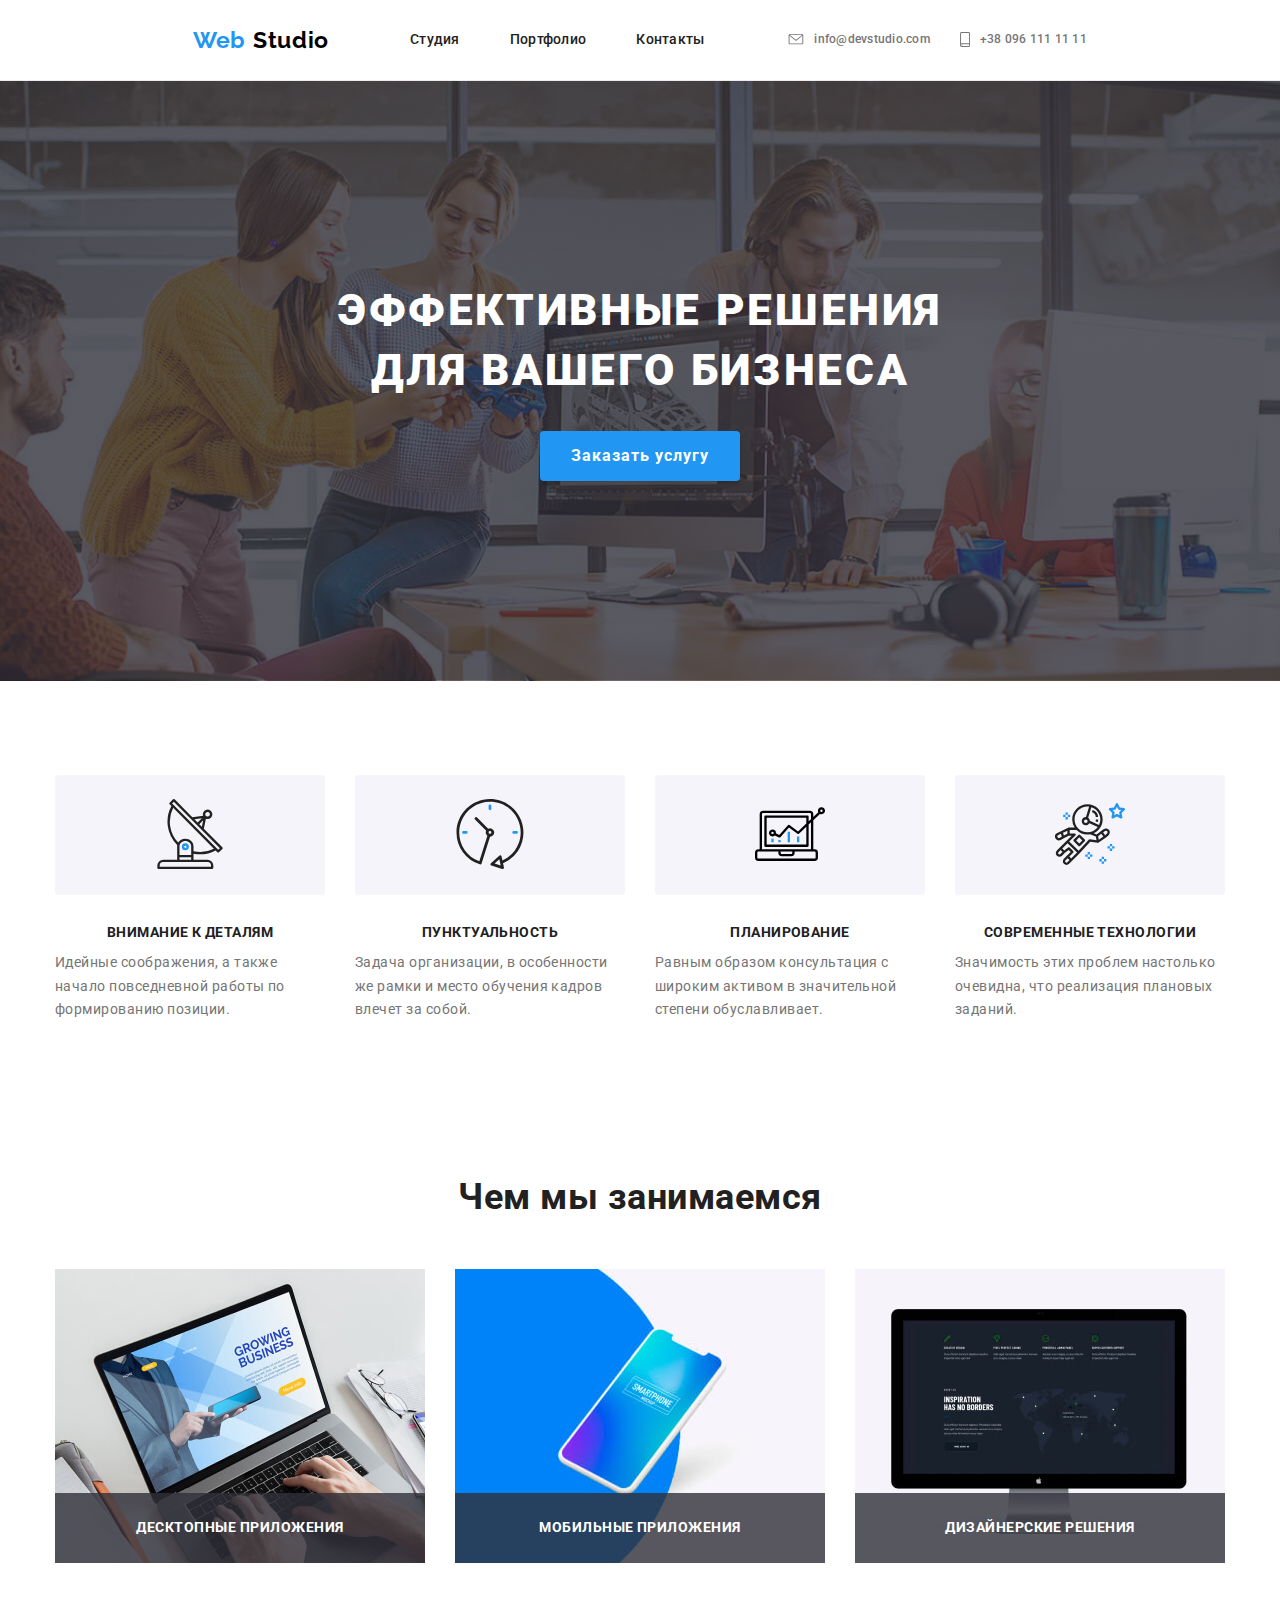
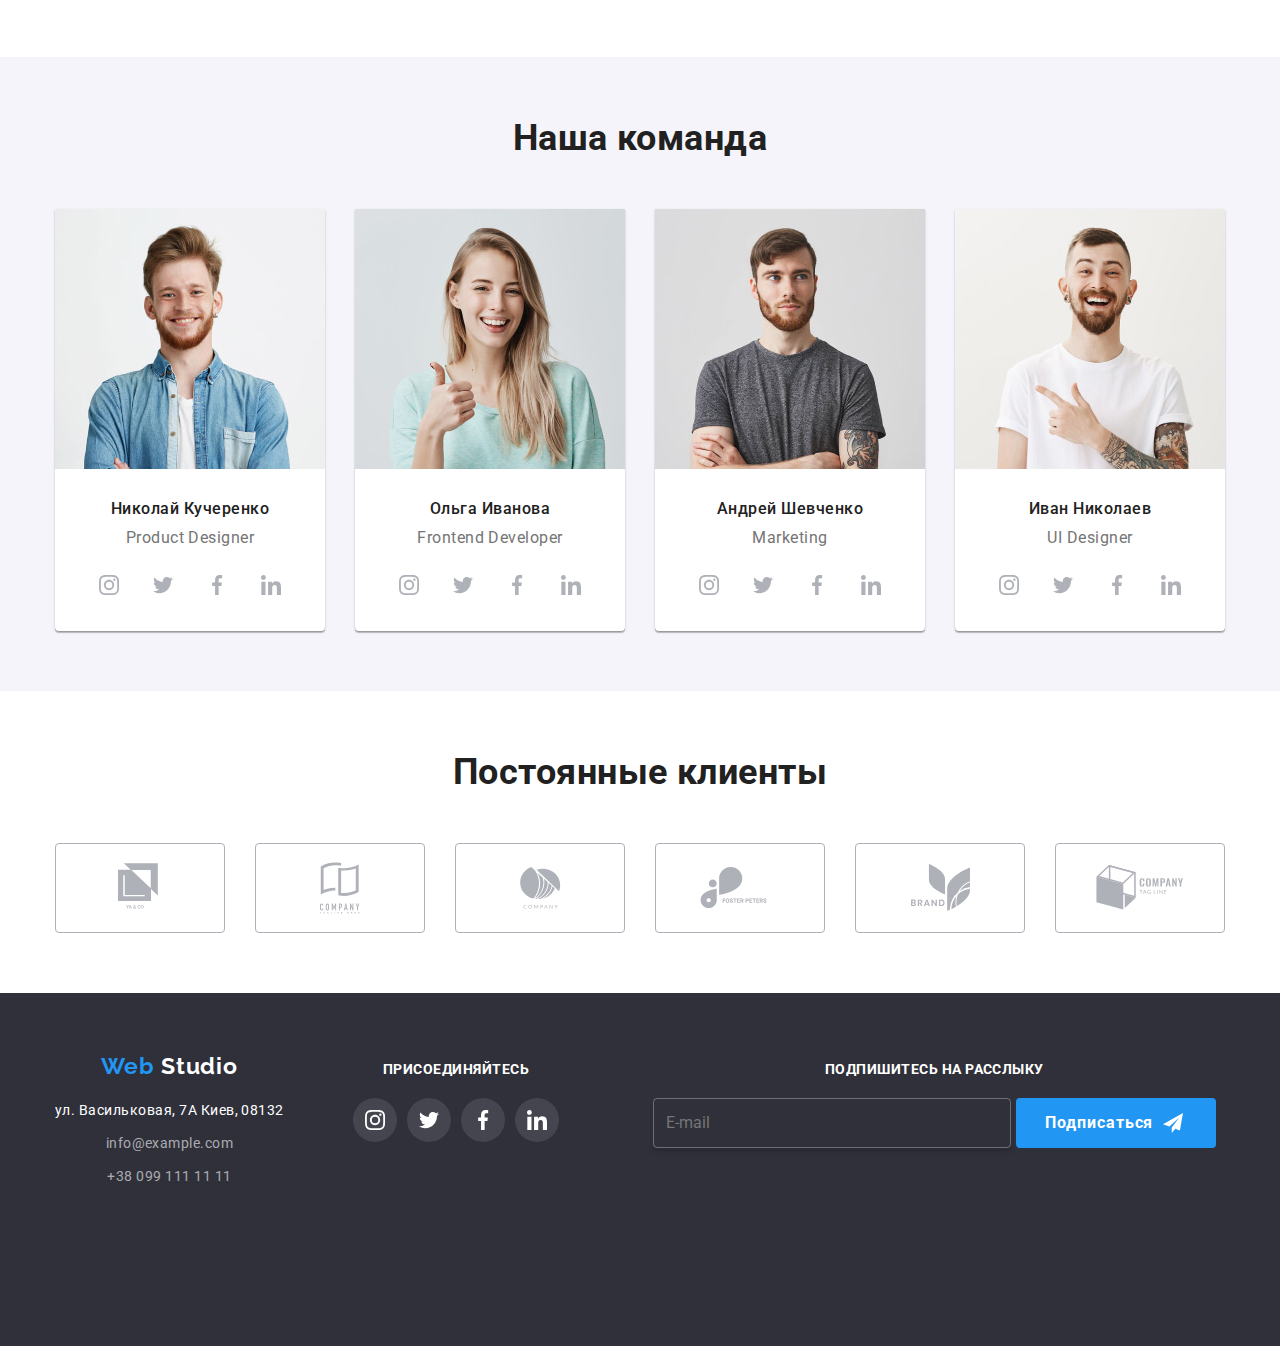
<file: index.html>
<!DOCTYPE html>
<html lang="ru">
  <head>
    <meta charset="UTF-8" />
    <meta name="viewport" content="width=device-width, initial-scale=1.0" />
    <title>Веб Студия</title>
    <link
      href="https://fonts.googleapis.com/css2?family=Raleway:wght@700&family=Roboto:wght@400;500;700;900&display=swap"
      rel="stylesheet"
    />
    <link
      rel="stylesheet"
      href="https://cdnjs.cloudflare.com/ajax/libs/modern-normalize/0.6.0/modern-normalize.min.css"
    />
    <link rel="stylesheet" href="./css/main.min.css" />
  </head>
  <body>
    <!-- Шапка сайта -->
    <header class="header">
      <div class="container header-container">
        <a href="index.html" class="logo link"
          ><span class="logo-web">Web</span>
          <span class="logo-studio">Studio</span>
        </a>
        <button
          type="button"
          class="menu-btn"
          aria-expanded="false"
          aria-controls="menu-wrapper"
          data-menu-button
        >
          <svg width="40" height="40">
            <use
              class="icon-open"
              href="./images/menu-open-close.svg#icon-menu-open"
            ></use>
            <use
              class="icon-close"
              href="./images/menu-open-close.svg#icon-menu-close"
            ></use>
          </svg>
        </button>
        <div class="menu-wrapper" data-menu>
          <nav class="navigation">
            <ul class="nav-list list">
              <li class="nav-list-item">
                <a href="./index.html" class="nav-list-link link studio"
                  >Студия</a
                >
              </li>
              <li class="nav-list-item">
                <a href="./portfolio.html" class="nav-list-link link"
                  >Портфолио</a
                >
              </li>
              <li class="nav-list-item">
                <a href="#" class="nav-list-link link">Контакты</a>
              </li>
            </ul>
          </nav>
          <div class="header-address">
            <address class="address">
              <a class="address-list" href="mailto:info@devstudio.com"
                ><svg class="address-list-svg" width="16px" height="11px">
                  <use href="./images/sprite.svg#icon-email"></use>
                </svg>
                info@devstudio.com</a
              >

              <a class="address-list" href="tel:+380961111111"
                ><svg class="address-list-svg" width="10px" height="15px">
                  <use href="./images/sprite.svg#icon-phone"></use>
                </svg>
                +38 096 111 11 11</a
              >
            </address>
          </div>
        </div>
      </div>
    </header>
    <main>
      <!-- Секция Герой -->
      <section class="hero">
        <div class="hero-container">
          <h1 class="hero-tittle">Эффективные решения для вашего бизнеса</h1>
          <button data-modal-open type="button" class="button">
            <span class="btn-hero-text">Заказать услугу</span>
          </button>
        </div>
        <div data-modal class="backdrop is-hidden">
          <div class="modal">
            <button
              data-modal-close
              type="button"
              class="button-modal-close"
            ></button>
            <b class="modal-text">Оставьте свои данные, мы вам перезвоним</b>
            <form class="form" action="#" autocomplete="off">
              <div class="form-field-backdrop">
                <input
                  class="backdrop-input"
                  type="text"
                  name="name"
                  id="name"
                  placeholder=" "
                />
                <label class="backdrop-lable" for="name">Имя</label>
                <svg class="input-svg">
                  <use href="./images/modal-svg-sprite.svg#icon-name-svg"></use>
                </svg>
              </div>
              <div class="form-field-backdrop">
                <input
                  class="backdrop-input"
                  type="tel"
                  name="tel"
                  id="tel"
                  placeholder=" "
                />
                <label class="backdrop-lable" for="tel">Телефон</label>
                <svg class="input-svg">
                  <use
                    href="./images/modal-svg-sprite.svg#icon-phone-svg"
                  ></use>
                </svg>
              </div>
              <div class="form-field-backdrop">
                <input
                  class="backdrop-input"
                  type="email"
                  name="email"
                  id="email"
                  placeholder=" "
                />
                <label class="backdrop-lable" for="email">Почта</label>
                <svg class="input-svg">
                  <use
                    href="./images/modal-svg-sprite.svg#icon-email-svg"
                  ></use>
                </svg>
              </div>
              <div class="textarea-box">
                <textarea
                  class="textarea-comment"
                  name="comment"
                  id="comment"
                  placeholder=" "
                ></textarea>
                <label for="comment" class="textarea-text">Комментарий</label>
              </div>
              <div class="policy">
                <label class="policy-label">
                  <input
                    type="checkbox"
                    value="accept-policy"
                    name="policy"
                    class="policy-checkbox"
                  />
                  <span class="checkbox-icon"></span>
                  <span class="policy-text"
                    >Соглашаюсь с рассылкой и принимаю
                    <a class="policy-contract" href="#"
                      >Условия договора</a
                    ></span
                  >
                </label>
              </div>
              <button type="submit" class="button-modal-push">Отправить</button>
            </form>
          </div>
        </div>
      </section>

      <!-- Наши особенности -->

      <section class="services">
        <div class="container">
          <h2 hidden>Наши особенности</h2>
          <ul class="services-list list">
            <li class="services-icon">
              <div class="services-svg">
                <svg width="70" height="70">
                  <use href="./images/sprite.svg#icon-antenna"></use>
                </svg>
              </div>
              <h3 class="services-tittle">Внимание к деталям</h3>
              <p class="services-text">
                Идейные соображения, а также начало повседневной работы по
                формированию позиции.
              </p>
            </li>
            <li class="services-icon">
              <div class="services-svg">
                <svg width="70" height="70">
                  <use href="./images/sprite.svg#icon-clock"></use>
                </svg>
              </div>
              <h3 class="services-tittle">Пунктуальность</h3>
              <p class="services-text">
                Задача организации, в особенности же рамки и место обучения
                кадров влечет за собой.
              </p>
            </li>
            <li class="services-icon">
              <div class="services-svg">
                <svg width="70" height="70">
                  <use href="./images/sprite.svg#icon-diagram"></use>
                </svg>
              </div>
              <h3 class="services-tittle">Планирование</h3>
              <p class="services-text">
                Равным образом консультация с широким активом в значительной
                степени обуславливает.
              </p>
            </li>
            <li class="services-icon">
              <div class="services-svg">
                <svg width="70" height="70">
                  <use href="./images/sprite.svg#icon-astronaut"></use>
                </svg>
              </div>
              <h3 class="services-tittle">Современные технологии</h3>
              <p class="services-text">
                Значимость этих проблем настолько очевидна, что реализация
                плановых заданий.
              </p>
            </li>
          </ul>
        </div>
      </section>

      <!-- Специализация студии -->

      <section class="work section">
        <div class="container">
          <h2 class="section-tittle">Чем мы занимаемся</h2>
          <ul class="work-list list">
            <li class="work-list-item">
              <img
                class="work-picture"
                src="./images/what-are-we-doing/macbook-img.jpg"
                alt="макбук"
                width="370"
              />
              <h3 class="work-tittle-text">Десктопные приложения</h3>
            </li>
            <li class="work-list-item">
              <img
                class="work-picture"
                src="./images/what-are-we-doing/phone-img.jpg"
                alt="айфон"
                width="370"
              />
              <h3 class="work-tittle-text">Мобильные приложения</h3>
            </li>
            <li class="work-list-item">
              <img
                class="work-picture"
                src="./images/what-are-we-doing/imac-img.jpg"
                alt="аймак"
                width="370"
              />
              <h3 class="work-tittle-text">Дизайнерские решения</h3>
            </li>
          </ul>
        </div>
      </section>

      <!-- Наша команда -->

      <section class="section-team section">
        <div class="container">
          <h2 class="section-tittle">Наша команда</h2>
          <ul class="team-list list">
            <li class="team-card">
              <picture>
                <source
                  srcset="
                    ./images/team-photo/desktop/nikolay.jpg,
                    ./images/team-photo/desktop/nikolay@2x.jpg 2x
                  "
                  media="(min-width:
                1200px)"
                />
                <source
                  srcset="
                    ./images/team-photo/tablet/nikolay.jpg,
                    ./images/team-photo/tablet/nikolay@2x.jpg 2x
                  "
                  media="(min-width: 768px)"
                />
                <source
                  srcset="
                    ./images/team-photo/mobile/nikolay.jpg,
                    ./images/team-photo/mobile/nikolay@2x.jpg 2x
                  "
                  media="(max-width: 767px)"
                />
                <img
                  src="./images/team-photo/mobile/nikolay.jpg"
                  alt="nikolay"
                />
              </picture>

              <h3 class="team">Николай Кучеренко</h3>
              <p class="team-tittle">Product Designer</p>
              <ul class="social-icon list">
                <li class="social-svg">
                  <a class="team-link link" href="#" aria-label="instagram">
                    <svg class="team-link-icon" width="20" height="20">
                      <use href="./images/sprite.svg#icon-instagram"></use>
                    </svg>
                  </a>
                </li>
                <li class="social-svg">
                  <a class="team-link link" href="#" aria-label="twitter">
                    <svg class="team-link-icon" width="20" height="20">
                      <use href="./images/sprite.svg#icon-twitter"></use>
                    </svg>
                  </a>
                </li>
                <li class="social-svg">
                  <a class="team-link link" href="#" aria-label="facebook"
                    ><svg class="team-link-icon" width="20" height="20">
                      <use href="./images/sprite.svg#icon-facebook"></use>
                    </svg>
                  </a>
                </li>
                <li class="social-svg">
                  <a class="team-link link" href="#" aria-label="linkedin">
                    <svg class="team-link-icon" width="20" height="20">
                      <use href="./images/sprite.svg#icon-linkedin"></use>
                    </svg>
                  </a>
                </li>
              </ul>
            </li>
            <li class="team-card">
              <picture>
                <source
                  srcset="
                    ./images/team-photo/desktop/olga.jpg,
                    ./images/team-photo/desktop/olga@2x.jpg 2x
                  "
                  media="(min-width:
                1200px)"
                />
                <source
                  srcset="
                    ./images/team-photo/tablet/olga.jpg,
                    ./images/team-photo/tablet/olga@2x.jpg 2x
                  "
                  media="(min-width: 768px)"
                />
                <source
                  srcset="
                    ./images/team-photo/mobile/olga.jpg,
                    ./images/team-photo/mobile/olga@2x.jpg 2x
                  "
                  media="(max-width: 767px)"
                />
                <img src="./images/team-photo/mobile/olga.jpg" alt="olga" />
              </picture>
              <h3 class="team">Ольга Иванова</h3>
              <p class="team-tittle">Frontend Developer</p>
              <ul class="social-icon list">
                <li class="social-svg">
                  <a class="team-link link" href="#" aria-label="instagram">
                    <svg class="team-link-icon" width="20" height="20">
                      <use href="./images/sprite.svg#icon-instagram"></use>
                    </svg>
                  </a>
                </li>
                <li class="social-svg">
                  <a class="team-link link" href="#" aria-label="twitter">
                    <svg class="team-link-icon" width="20" height="20">
                      <use href="./images/sprite.svg#icon-twitter"></use>
                    </svg>
                  </a>
                </li>
                <li class="social-svg">
                  <a class="team-link link" href="#" aria-label="facebook"
                    ><svg class="team-link-icon" width="20" height="20">
                      <use href="./images/sprite.svg#icon-facebook"></use>
                    </svg>
                  </a>
                </li>
                <li class="social-svg">
                  <a class="team-link link" href="#" aria-label="linkedin">
                    <svg class="team-link-icon" width="20" height="20">
                      <use href="./images/sprite.svg#icon-linkedin"></use>
                    </svg>
                  </a>
                </li>
              </ul>
            </li>
            <li class="team-card">
              <picture>
                <source
                  srcset="
                    ./images/team-photo/desktop/andrey.jpg,
                    ./images/team-photo/desktop/andrey@2x.jpg 2x
                  "
                  media="(min-width:
                              1200px)"
                />
                <source
                  srcset="
                    ./images/team-photo/tablet/andrey.jpg,
                    ./images/team-photo/tablet/andrey@2x.jpg 2x
                  "
                  media="(min-width: 768px)"
                />
                <source
                  srcset="
                    ./images/team-photo/mobile/andrey.jpg,
                    ./images/team-photo/mobile/andrey@2x.jpg 2x
                  "
                  media="(max-width: 767px)"
                />
                <img src="./images/team-photo/mobile/andrey.jpg" alt="andrey" />
              </picture>
              <h3 class="team">Андрей Шевченко</h3>
              <p class="team-tittle">Marketing</p>
              <ul class="social-icon list">
                <li class="social-svg">
                  <a class="team-link link" href="#" aria-label="instagram">
                    <svg class="team-link-icon" width="20" height="20">
                      <use href="./images/sprite.svg#icon-instagram"></use>
                    </svg>
                  </a>
                </li>
                <li class="social-svg">
                  <a class="team-link link" href="#" aria-label="twitter">
                    <svg class="team-link-icon" width="20" height="20">
                      <use href="./images/sprite.svg#icon-twitter"></use>
                    </svg>
                  </a>
                </li>
                <li class="social-svg">
                  <a class="team-link link" href="#" aria-label="facebook"
                    ><svg class="team-link-icon" width="20" height="20">
                      <use href="./images/sprite.svg#icon-facebook"></use>
                    </svg>
                  </a>
                </li>
                <li class="social-svg">
                  <a class="team-link link" href="#" aria-label="linkedin">
                    <svg class="team-link-icon" width="20" height="20">
                      <use href="./images/sprite.svg#icon-linkedin"></use>
                    </svg>
                  </a>
                </li>
              </ul>
            </li>
            <li class="team-card">
              <picture>
                <source
                  srcset="
                    ./images/team-photo/desktop/ivan.jpg,
                    ./images/team-photo/desktop/ivan@2x.jpg 2x
                  "
                  media="(min-width:
                                            1200px)"
                />
                <source
                  srcset="
                    ./images/team-photo/tablet/ivan.jpg,
                    ./images/team-photo/tablet/ivan@2x.jpg 2x
                  "
                  media="(min-width: 768px)"
                />
                <source
                  srcset="
                    ./images/team-photo/mobile/ivan.jpg,
                    ./images/team-photo/mobile/ivan@2x.jpg 2x
                  "
                  media="(max-width: 767px)"
                />
                <img src="./images/team-photo/mobile/ivan.jpg" alt="ivan" />
              </picture>
              <h3 class="team">Иван Николаев</h3>
              <p class="team-tittle">UI Designer</p>
              <ul class="social-icon list">
                <li class="social-svg">
                  <a class="team-link link" href="#" aria-label="instagram">
                    <svg class="team-link-icon" width="20" height="20">
                      <use href="./images/sprite.svg#icon-instagram"></use>
                    </svg>
                  </a>
                </li>
                <li class="social-svg">
                  <a class="team-link link" href="#" aria-label="twitter">
                    <svg class="team-link-icon" width="20" height="20">
                      <use href="./images/sprite.svg#icon-twitter"></use>
                    </svg>
                  </a>
                </li>
                <li class="social-svg">
                  <a class="team-link link" href="#" aria-label="facebook"
                    ><svg class="team-link-icon" width="20" height="20">
                      <use href="./images/sprite.svg#icon-facebook"></use>
                    </svg>
                  </a>
                </li>
                <li class="social-svg">
                  <a class="team-link link" href="#" aria-label="linkedin">
                    <svg class="team-link-icon" width="20" height="20">
                      <use href="./images/sprite.svg#icon-linkedin"></use>
                    </svg>
                  </a>
                </li>
              </ul>
            </li>
          </ul>
        </div>
      </section>

      <!-- Наши Клиенты -->

      <section class="clients section">
        <div class="container">
          <h2 class="section-tittle">Постоянные клиенты</h2>
          <ul class="clients-list list" lang="en">
            <li class="clients-list-item">
              <a class="client-logo link" href="#">
                <svg class="client-logo-svg" width="44" height="49">
                  <use href="./images/sprite.svg#icon-logo1"></use>
                </svg>
              </a>
            </li>

            <li class="clients-list-item">
              <a class="client-logo link" href="#">
                <svg class="client-logo-svg" width="40" height="52">
                  <use href="./images/sprite.svg#icon-logo2"></use>
                </svg>
              </a>
            </li>

            <li class="clients-list-item">
              <a class="client-logo link" href="#">
                <svg class="client-logo-svg" width="41" height="42">
                  <use href="./images/sprite.svg#icon-logo3"></use>
                </svg>
              </a>
            </li>

            <li class="clients-list-item">
              <a class="client-logo link" href="#">
                <svg class="client-logo-svg" width="80" height="42">
                  <use href="./images/sprite.svg#icon-logo4"></use>
                </svg>
              </a>
            </li>

            <li class="clients-list-item">
              <a class="client-logo link" href="#">
                <svg class="client-logo-svg" width="59" height="47">
                  <use href="./images/sprite.svg#icon-logo5"></use>
                </svg>
              </a>
            </li>

            <li class="clients-list-item">
              <a class="client-logo link" href="#">
                <svg class="client-logo-svg" width="88" height="45">
                  <use href="./images/sprite.svg#icon-logo6"></use>
                </svg>
              </a>
            </li>
          </ul>
        </div>
      </section>
    </main>

    <footer class="footer">
      <div class="footer-list container">
        <div class="footer-tablet">
          <div class="footer-logotype">
            <a href="index.html" class="logo link"
              ><span class="logo-web">Web</span>
              <span class="logo-footer">Studio</span>
            </a>
            <address class="address-footer">
              <a
                href="https://goo.gl/maps/Aek9VfqJxaWBVfHE9"
                target="_blank"
                class="address-map link"
                >ул. Васильковая, 7А Киев, 08132</a
              >
              <br />
              <a href="mailto:info@example.com" class="address-info link"
                >info@example.com</a
              ><br />
              <a href="tel:+380991111111" class="address-info link"
                >+38 099 111 11 11</a
              >
            </address>
          </div>
          <div class="footer-list-second">
            <b class="sign-up">присоединяйтесь</b>
            <ul class="footer-social list">
              <li class="social-svg">
                <a class="logo-social link" href="#" aria-label="Instagram">
                  <svg class="logo-social-icon" width="20" height="20">
                    <use href="./images/sprite.svg#icon-instagram"></use>
                  </svg>
                </a>
              </li>
              <li class="social-svg">
                <a class="logo-social link" href="#" aria-label="twitter"
                  ><svg class="logo-social-icon" width="20" height="20">
                    <use href="./images/sprite.svg#icon-twitter"></use>
                  </svg>
                </a>
              </li>
              <li class="social-svg">
                <a class="logo-social link" href="#" aria-label="facebook">
                  <svg class="logo-social-icon" width="20" height="20">
                    <use href="./images/sprite.svg#icon-facebook"></use>
                  </svg>
                </a>
              </li>
              <li class="social-svg">
                <a class="logo-social link" href="#" aria-label="linkedin"
                  ><svg class="logo-social-icon" width="20" height="20">
                    <use href="./images/sprite.svg#icon-linkedin"></use>
                  </svg>
                </a>
              </li>
            </ul>
          </div>
        </div>

        <div class="subscription">
          <b class="sign-up">подпишитесь на расслыку</b>
          <form action="#">
            <div class="footer-form">
              <input
                class="footer-input-email"
                type="email"
                name="email"
                placeholder="E-mail"
              />
              <button class="btn-footer">Подписаться</button>
            </div>
          </form>
        </div>
      </div>
    </footer>
    <script src="./js/menu.js"></script>
    <script src="./js/modal.js"></script>
  </body>
</html>
</file>
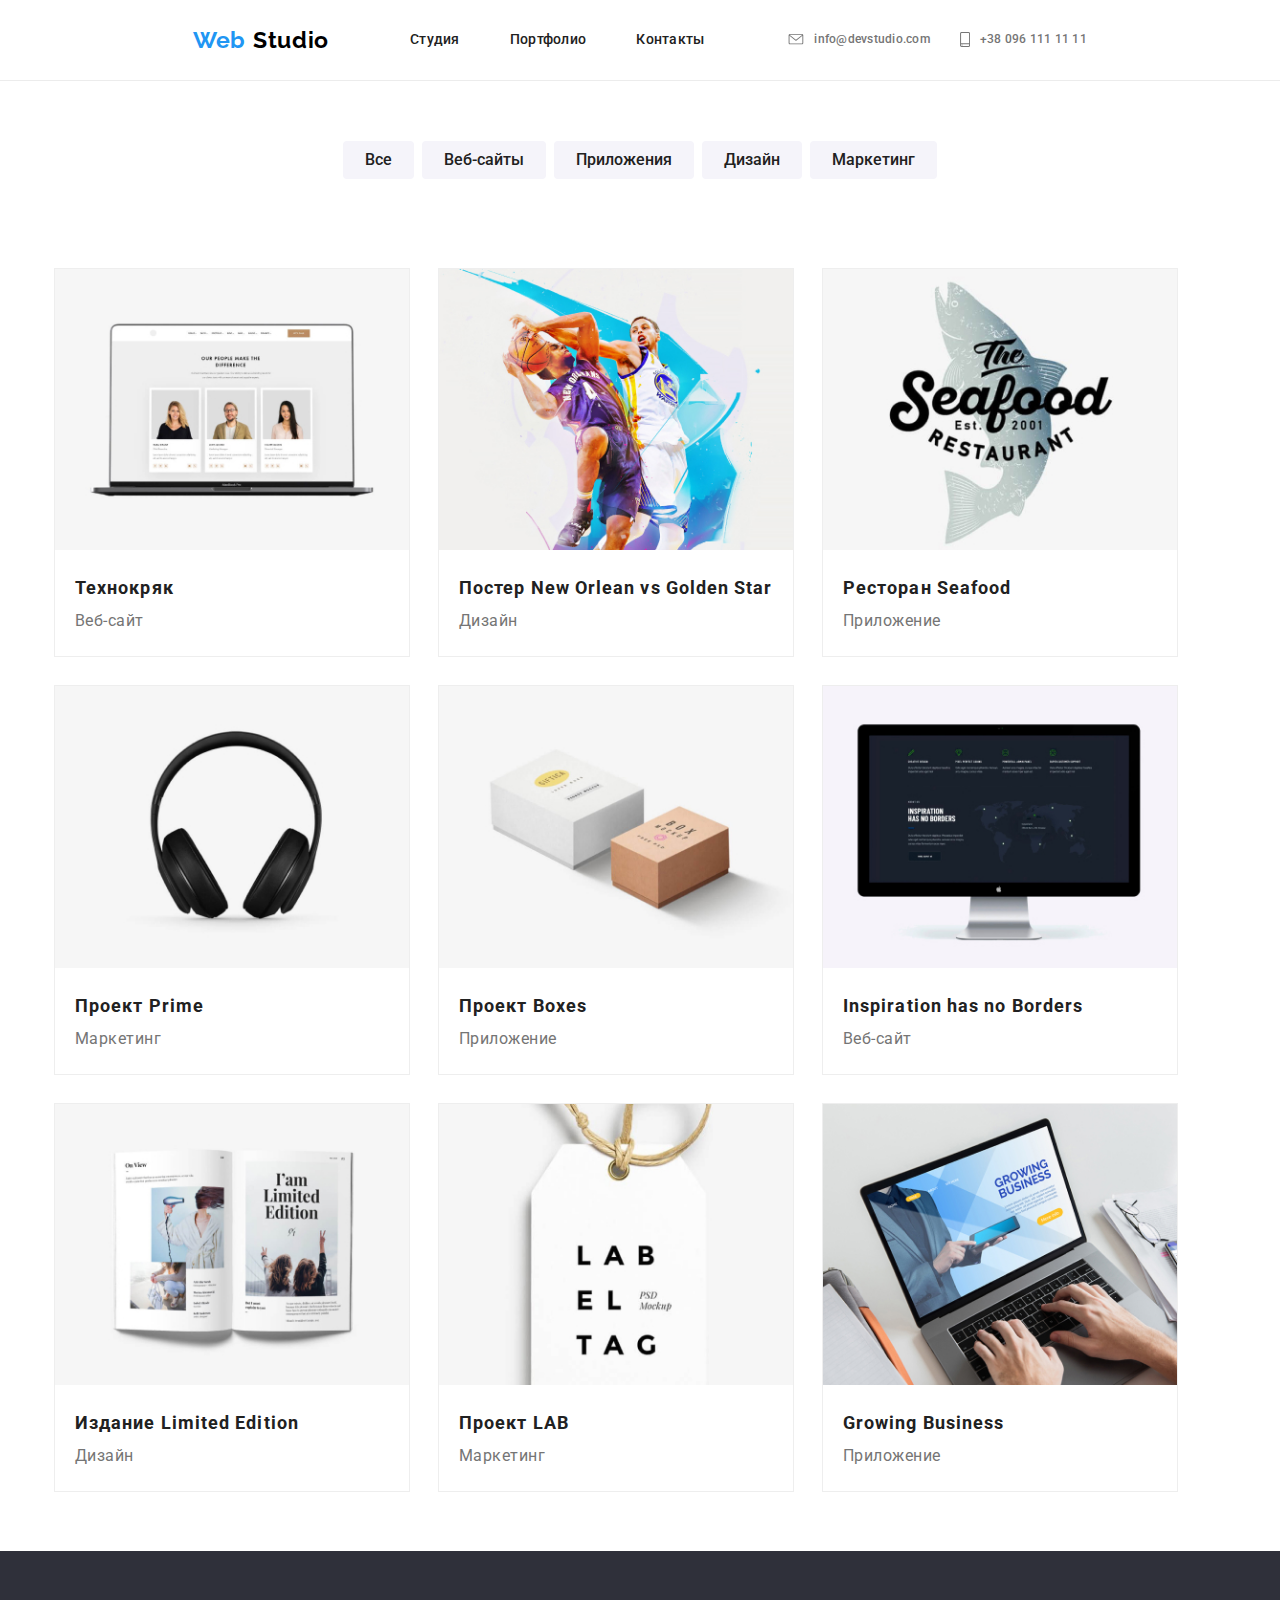
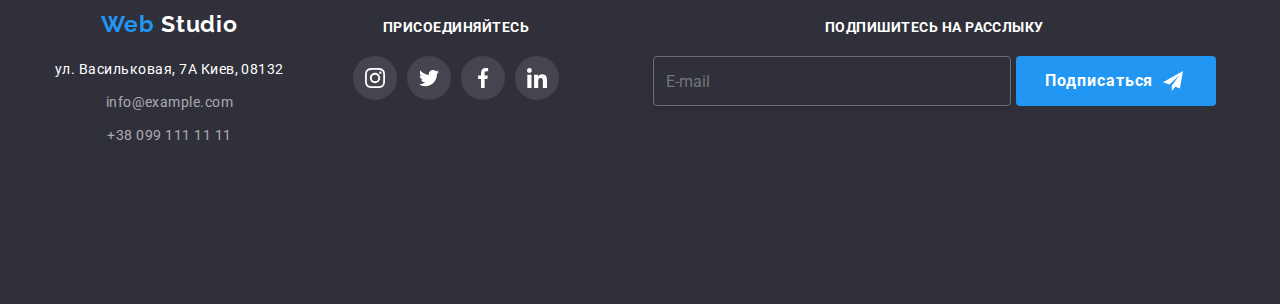
<file: portfolio.html>
<!DOCTYPE html>
<html lang="ru">
  <head>
    <meta charset="UTF-8" />
    <meta name="viewport" content="width=device-width, initial-scale=1.0" />
    <title>Веб Студия</title>
    <link
      href="https://fonts.googleapis.com/css2?family=Raleway:wght@700&family=Roboto:wght@400;500;700;900&display=swap"
      rel="stylesheet"
    />
    <link
      rel="stylesheet"
      href="https://cdnjs.cloudflare.com/ajax/libs/modern-normalize/0.6.0/modern-normalize.min.css"
    />
    <link rel="stylesheet" href="./css/main.min.css" />
  </head>
  <body>
    <!-- Шапка сайта -->
    <header class="header">
      <div class="container header-container">
        <a href="index.html" class="logo link"
          ><span class="logo-web">Web</span>
          <span class="logo-studio">Studio</span>
        </a>
        <button
          type="button"
          class="menu-btn"
          aria-expanded="false"
          aria-controls="menu-wrapper"
          data-menu-button
        >
          <svg width="40" height="40">
            <use
              class="icon-open"
              href="./images/menu-open-close.svg#icon-menu-open"
            ></use>
            <use
              class="icon-close"
              href="./images/menu-open-close.svg#icon-menu-close"
            ></use>
          </svg>
        </button>
        <div class="menu-wrapper" data-menu>
          <nav class="navigation">
            <ul class="nav-list list">
              <li class="nav-list-item">
                <a href="./index.html" class="nav-list-link link studio"
                  >Студия</a
                >
              </li>
              <li class="nav-list-item">
                <a href="./portfolio.html" class="nav-list-link link"
                  >Портфолио</a
                >
              </li>
              <li class="nav-list-item">
                <a href="#" class="nav-list-link link">Контакты</a>
              </li>
            </ul>
          </nav>
          <div class="header-address">
            <address class="address">
              <a class="address-list" href="mailto:info@devstudio.com"
                ><svg class="address-list-svg" width="16px" height="11px">
                  <use href="./images/sprite.svg#icon-email"></use>
                </svg>
                info@devstudio.com</a
              >

              <a class="address-list" href="tel:+380961111111"
                ><svg class="address-list-svg" width="10px" height="15px">
                  <use href="./images/sprite.svg#icon-phone"></use>
                </svg>
                +38 096 111 11 11</a
              >
            </address>
          </div>
        </div>
      </div>
    </header>
    <!-- Мейн -->
    <main>
      <!-- наши услуги -->
      <section class="projects-button section container">
        <h1 hidden>Наши проекты</h1>
        <ul class="filter-list list">
          <li class="button-list">
            <button class="button-portfolio" type="button">
              <span class="portfolio-tittle">Все</span>
            </button>
          </li>
          <li class="button-list">
            <button class="button-portfolio" type="button">
              <span class="portfolio-tittle">Веб-сайты</span>
            </button>
          </li>
          <li class="button-list">
            <button class="button-portfolio" type="button">
              <span class="portfolio-tittle">Приложения</span>
            </button>
          </li>
          <li class="button-list">
            <button class="button-portfolio" type="button">
              <span class="portfolio-tittle">Дизайн</span>
            </button>
          </li>
          <li class="button-list">
            <button class="button-portfolio" type="button">
              <span class="portfolio-tittle">Маркетинг</span>
            </button>
          </li>
        </ul>

        <!-- Проекты -->

        <ul class="project list">
          <li class="projects-list">
            <a class="link" href="#">
              <div class="projects-list-img">
                <picture>
                  <source
                    srcset="
                      ./images/portfolio/desktop/img-1.jpg,
                      ./images/portfolio/desktop/img-1@2x.jpg 2x
                    "
                    media="(min-width:1200px)"
                  />
                  <source
                    srcset="
                      ./images/portfolio/tablet/img-1.jpg,
                      ./images/portfolio/tablet/img-1@2x.jpg 2x
                    "
                    media="(min-width: 768px)"
                  />
                  <source
                    srcset="
                      ./images/portfolio/mobile/img-1.jpg,
                      ./images/portfolio/mobile/img-1@2x.jpg 2x
                    "
                    media="(max-width: 767px)"
                  />
                  <img
                    src="./images/portfolio/mobile/img-1.jpg"
                    alt="технокряк"
                    width="450"
                  />
                </picture>
                <div class="overlay-projects">
                  <p class="projects-text">
                    Технокряк это современная площадка распространения
                    коронавируса. Компании используют эту платформу для
                    цифрового шпионажа и атак на защищённые сервера конкурентов.
                  </p>
                </div>
              </div>
              <div class="projects-container">
                <h2 class="projects-title">Технокряк</h2>
                <p class="projects-link">Веб-сайт</p>
              </div>
            </a>
          </li>
          <li class="projects-list">
            <a class="link" href="#">
              <div class="projects-list-img">
                <picture>
                  <source
                    srcset="
                      ./images/portfolio/desktop/img-2.jpg,
                      ./images/portfolio/desktop/img-2@2x.jpg 2x
                    "
                    media="(min-width:1200px)"
                  />
                  <source
                    srcset="
                      ./images/portfolio/tablet/img-2.jpg,
                      ./images/portfolio/tablet/img-2@2x.jpg 2x
                    "
                    media="(min-width: 768px)"
                  />
                  <source
                    srcset="
                      ./images/portfolio/mobile/img-2.jpg,
                      ./images/portfolio/mobile/img-2@2x.jpg 2x
                    "
                    media="(max-width: 767px)"
                  />
                  <img
                    src="./images/portfolio/mobile/img-2.jpg"
                    alt="технокряк"
                  />
                </picture>

                <div class="overlay-projects">
                  <p class="projects-text">
                    Технокряк это современная площадка распространения
                    коронавируса. Компании используют эту платформу для
                    цифрового шпионажа и атак на защищённые сервера конкурентов.
                  </p>
                </div>
              </div>
              <div class="projects-container">
                <h2 class="projects-title">Постер New Orlean vs Golden Star</h2>
                <p class="projects-link">Дизайн</p>
              </div>
            </a>
          </li>
          <li class="projects-list">
            <a class="link" href="#">
              <div class="projects-list-img">
                <picture>
                  <source
                    srcset="
                      ./images/portfolio/desktop/img-3.jpg,
                      ./images/portfolio/desktop/img-3@2x.jpg 2x
                    "
                    media="(min-width:1200px)"
                  />
                  <source
                    srcset="
                      ./images/portfolio/tablet/img-3.jpg,
                      ./images/portfolio/tablet/img-3@2x.jpg 2x
                    "
                    media="(min-width: 768px)"
                  />
                  <source
                    srcset="
                      ./images/portfolio/mobile/img-3.jpg,
                      ./images/portfolio/mobile/img-3@2x.jpg 2x
                    "
                    media="(max-width: 767px)"
                  />
                  <img
                    src="./images/portfolio/mobile/img-3.jpg"
                    alt="технокряк"
                  />
                </picture>
                <div class="overlay-projects">
                  <p class="projects-text">
                    Технокряк это современная площадка распространения
                    коронавируса. Компании используют эту платформу для
                    цифрового шпионажа и атак на защищённые сервера конкурентов.
                  </p>
                </div>
              </div>
              <div class="projects-container">
                <h2 class="projects-title">Ресторан Seafood</h2>
                <p class="projects-link">Приложение</p>
              </div>
            </a>
          </li>
          <li class="projects-list">
            <a class="link" href="#">
              <div class="projects-list-img">
                <picture>
                  <source
                    srcset="
                      ./images/portfolio/desktop/img-4.jpg,
                      ./images/portfolio/desktop/img-4@2x.jpg 2x
                    "
                    media="(min-width:1200px)"
                  />
                  <source
                    srcset="
                      ./images/portfolio/tablet/img-4.jpg,
                      ./images/portfolio/tablet/img-4@2x.jpg 2x
                    "
                    media="(min-width: 768px)"
                  />
                  <source
                    srcset="
                      ./images/portfolio/mobile/img-4.jpg,
                      ./images/portfolio/mobile/img-4@2x.jpg 2x
                    "
                    media="(max-width: 767px)"
                  />
                  <img
                    src="./images/portfolio/mobile/img-4.jpg"
                    alt="технокряк"
                  />
                </picture>
                <div class="overlay-projects">
                  <p class="projects-text">
                    Технокряк это современная площадка распространения
                    коронавируса. Компании используют эту платформу для
                    цифрового шпионажа и атак на защищённые сервера конкурентов.
                  </p>
                </div>
              </div>
              <div class="projects-container">
                <h2 class="projects-title">Проект Prime</h2>
                <p class="projects-link">Маркетинг</p>
              </div>
            </a>
          </li>
          <li class="projects-list">
            <a class="link" href="#">
              <div class="projects-list-img">
                <picture>
                  <source
                    srcset="
                      ./images/portfolio/desktop/img-5.jpg,
                      ./images/portfolio/desktop/img-5@2x.jpg 2x
                    "
                    media="(min-width:1200px)"
                  />
                  <source
                    srcset="
                      ./images/portfolio/tablet/img-5.jpg,
                      ./images/portfolio/tablet/img-5@2x.jpg 2x
                    "
                    media="(min-width: 768px)"
                  />
                  <source
                    srcset="
                      ./images/portfolio/mobile/img-5.jpg,
                      ./images/portfolio/mobile/img-5@2x.jpg 2x
                    "
                    media="(max-width: 767px)"
                  />
                  <img
                    src="./images/portfolio/mobile/img-5.jpg"
                    alt="технокряк"
                  />
                </picture>
                <div class="overlay-projects">
                  <p class="projects-text">
                    Технокряк это современная площадка распространения
                    коронавируса. Компании используют эту платформу для
                    цифрового шпионажа и атак на защищённые сервера конкурентов.
                  </p>
                </div>
              </div>
              <div class="projects-container">
                <h2 class="projects-title">Проект Boxes</h2>
                <p class="projects-link">Приложение</p>
              </div>
            </a>
          </li>
          <li class="projects-list">
            <a class="link" href="#">
              <div class="projects-list-img">
                <picture>
                  <source
                    srcset="
                      ./images/portfolio/desktop/img-6.jpg,
                      ./images/portfolio/desktop/img-6@2x.jpg 2x
                    "
                    media="(min-width:1200px)"
                  />
                  <source
                    srcset="
                      ./images/portfolio/tablet/img-6.jpg,
                      ./images/portfolio/tablet/img-6@2x.jpg 2x
                    "
                    media="(min-width: 768px)"
                  />
                  <source
                    srcset="
                      ./images/portfolio/mobile/img-6.jpg,
                      ./images/portfolio/mobile/img-6@2x.jpg 2x
                    "
                    media="(max-width: 767px)"
                  />
                  <img
                    src="./images/portfolio/mobile/img-6.jpg"
                    alt="технокряк"
                  />
                </picture>
                <div class="overlay-projects">
                  <p class="projects-text">
                    Технокряк это современная площадка распространения
                    коронавируса. Компании используют эту платформу для
                    цифрового шпионажа и атак на защищённые сервера конкурентов.
                  </p>
                </div>
              </div>
              <div class="projects-container">
                <h2 class="projects-title">Inspiration has no Borders</h2>
                <p class="projects-link">Веб-сайт</p>
              </div>
            </a>
          </li>
          <li class="projects-list">
            <a class="link" href="#">
              <div class="projects-list-img">
                <picture>
                  <source
                    srcset="
                      ./images/portfolio/desktop/img-7.jpg,
                      ./images/portfolio/desktop/img-7@2x.jpg 2x
                    "
                    media="(min-width:1200px)"
                  />
                  <source
                    srcset="
                      ./images/portfolio/tablet/img-7.jpg,
                      ./images/portfolio/tablet/img-7@2x.jpg 2x
                    "
                    media="(min-width: 768px)"
                  />
                  <source
                    srcset="
                      ./images/portfolio/mobile/img-7.jpg,
                      ./images/portfolio/mobile/img-7@2x.jpg 2x
                    "
                    media="(max-width: 767px)"
                  />
                  <img
                    src="./images/portfolio/mobile/img-7.jpg"
                    alt="технокряк"
                  />
                </picture>
                <div class="overlay-projects">
                  <p class="projects-text">
                    Технокряк это современная площадка распространения
                    коронавируса. Компании используют эту платформу для
                    цифрового шпионажа и атак на защищённые сервера конкурентов.
                  </p>
                </div>
              </div>
              <div class="projects-container">
                <h2 class="projects-title">Издание Limited Edition</h2>
                <p class="projects-link">Дизайн</p>
              </div>
            </a>
          </li>
          <li class="projects-list">
            <a class="link" href="#">
              <div class="projects-list-img">
                <picture>
                  <source
                    srcset="
                      ./images/portfolio/desktop/img-8.jpg,
                      ./images/portfolio/desktop/img-8@2x.jpg 2x
                    "
                    media="(min-width:1200px)"
                  />
                  <source
                    srcset="
                      ./images/portfolio/tablet/img-8.jpg,
                      ./images/portfolio/tablet/img-8@2x.jpg 2x
                    "
                    media="(min-width: 768px)"
                  />
                  <source
                    srcset="
                      ./images/portfolio/mobile/img-8.jpg,
                      ./images/portfolio/mobile/img-8@2x.jpg 2x
                    "
                    media="(max-width: 767px)"
                  />
                  <img
                    src="./images/portfolio/mobile/img-8.jpg"
                    alt="технокряк"
                  />
                </picture>
                <div class="overlay-projects">
                  <p class="projects-text">
                    Технокряк это современная площадка распространения
                    коронавируса. Компании используют эту платформу для
                    цифрового шпионажа и атак на защищённые сервера конкурентов.
                  </p>
                </div>
              </div>
              <div class="projects-container">
                <h2 class="projects-title">Проект LAB</h2>
                <p class="projects-link">Маркетинг</p>
              </div>
            </a>
          </li>
          <li class="projects-list">
            <a class="link" href="#">
              <div class="projects-list-img">
                <picture>
                  <source
                    srcset="
                      ./images/portfolio/desktop/img-9.jpg,
                      ./images/portfolio/desktop/img-9@2x.jpg 2x
                    "
                    media="(min-width:1200px)"
                  />
                  <source
                    srcset="
                      ./images/portfolio/tablet/img-9.jpg,
                      ./images/portfolio/tablet/img-9@2x.jpg 2x
                    "
                    media="(min-width: 768px)"
                  />
                  <source
                    srcset="
                      ./images/portfolio/mobile/img-9.jpg,
                      ./images/portfolio/mobile/img-9@2x.jpg 2x
                    "
                    media="(max-width: 767px)"
                  />
                  <img
                    src="./images/portfolio/mobile/img-9.jpg"
                    alt="технокряк"
                  />
                </picture>
                <div class="overlay-projects">
                  <p class="projects-text">
                    Технокряк это современная площадка распространения
                    коронавируса. Компании используют эту платформу для
                    цифрового шпионажа и атак на защищённые сервера конкурентов.
                  </p>
                </div>
              </div>
              <div class="projects-container">
                <h2 class="projects-title">Growing Business</h2>
                <p class="projects-link">Приложение</p>
              </div>
            </a>
          </li>
        </ul>
      </section>
    </main>
    <!-- Футер -->
    <footer class="footer">
      <div class="footer-list container">
        <div class="footer-tablet">
          <div class="footer-logotype">
            <a href="index.html" class="logo link"
              ><span class="logo-web">Web</span>
              <span class="logo-footer">Studio</span>
            </a>
            <address class="address-footer">
              <a
                href="https://goo.gl/maps/Aek9VfqJxaWBVfHE9"
                target="_blank"
                class="address-map link"
                >ул. Васильковая, 7А Киев, 08132</a
              >
              <br />
              <a href="mailto:info@example.com" class="address-info link"
                >info@example.com</a
              ><br />
              <a href="tel:+380991111111" class="address-info link"
                >+38 099 111 11 11</a
              >
            </address>
          </div>
          <div class="footer-list-second">
            <b class="sign-up">присоединяйтесь</b>
            <ul class="footer-social list">
              <li class="social-svg">
                <a class="logo-social link" href="#" aria-label="Instagram">
                  <svg class="logo-social-icon" width="20" height="20">
                    <use href="./images/sprite.svg#icon-instagram"></use>
                  </svg>
                </a>
              </li>
              <li class="social-svg">
                <a class="logo-social link" href="#" aria-label="twitter"
                  ><svg class="logo-social-icon" width="20" height="20">
                    <use href="./images/sprite.svg#icon-twitter"></use>
                  </svg>
                </a>
              </li>
              <li class="social-svg">
                <a class="logo-social link" href="#" aria-label="facebook">
                  <svg class="logo-social-icon" width="20" height="20">
                    <use href="./images/sprite.svg#icon-facebook"></use>
                  </svg>
                </a>
              </li>
              <li class="social-svg">
                <a class="logo-social link" href="#" aria-label="linkedin"
                  ><svg class="logo-social-icon" width="20" height="20">
                    <use href="./images/sprite.svg#icon-linkedin"></use>
                  </svg>
                </a>
              </li>
            </ul>
          </div>
        </div>

        <div class="subscription">
          <b class="sign-up">подпишитесь на расслыку</b>
          <form action="#">
            <div class="footer-form">
              <input
                class="footer-input-email"
                type="email"
                name="email"
                placeholder="E-mail"
              />
              <button class="btn-footer">Подписаться</button>
            </div>
          </form>
        </div>
      </div>
    </footer>
    <script src="./js/menu.js"></script>
    <script src="./js/modal.js"></script>
  </body>
</html>
</file>
<file: css/main.min.css>
html{box-sizing:border-box}img{display:block;max-width:100%;height:auto}*,*::before,*::after{box-sizing:inherit;margin:0;padding:0}body{background-color:#fff;color:#212121;font-family:Roboto, sans-serif;letter-spacing:0.03em}.list{list-style:none}.link{text-decoration:none;display:block}.container{padding-left:15px;padding-right:15px}@media screen and (min-width: 480px){.container{max-width:480px;margin:0 auto}}@media screen and (min-width: 768px){.container{max-width:768px}}@media screen and (min-width: 1200px){.container{max-width:1200px}}@media screen and (max-width: 1199x){.section{padding-top:0px;padding-bottom:60px}}.backdrop{position:fixed;overflow-y:scroll;padding:93px 15px;top:0;left:0;width:100%;height:100%;background-color:rgba(0,0,0,0.2);transition:250ms cubic-bezier(0.4, 0, 0.2, 0.1);z-index:5}.is-hidden{opacity:0;pointer-events:none;overflow-y:scroll}.modal{text-align:center;position:relative;left:50%;top:50%;transform:translate(-50%, -50%);padding:40px;background:#ffffff;box-shadow:0px 1px 3px rgba(0,0,0,0.12),0px 1px 1px rgba(0,0,0,0.14),0px 2px 1px rgba(0,0,0,0.2);border-radius:4px}.button-modal-close{display:block;position:absolute;margin-top:3px;margin-right:13px;top:0;right:0;width:30px;height:30px;background-image:url(../images/modal/close-button-svg.svg);background-position:center;background-repeat:no-repeat;background-color:#fff;border:1px solid rgba(0,0,0,0.1);box-sizing:border-box;border-radius:50%}.modal-text{display:inline-block;font-weight:700;font-size:20px;line-height:1.15;text-align:center;letter-spacing:0.03em;margin-top:2px;margin-bottom:30px}.form-field-backdrop{position:relative;height:40px;margin-bottom:28px;background-color:transparent}.backdrop-input{width:100%;padding-left:42px;height:40px;font-size:14px;line-height:1.14;border:1px solid rgba(33,33,33,0.2);box-sizing:border-box;border-radius:4px;transition:250ms cubic-bezier(0.4, 0, 0.2, 0.1)}.backdrop-lable{position:absolute;top:50%;left:42px;transform:translateY(-50%);font-size:14px;line-height:1.14;color:#757575;transition:transform 250ms cubic-bezier(0.4, 0, 0.2, 0.1)}.backdrop-input:hover+.backdrop-lable,.backdrop-input:focus+.backdrop-lable,.backdrop-input:not(:placeholder-shown)+.backdrop-lable{transform:translate(-85%, -270%);font-size:12px;line-height:1.17;color:#2196f3}.backdrop-input:focus,.textarea-comment:focus,.backdrop-input:hover,.textarea-comment:hover,.backdrop-input:not(:placeholder-shown),.textarea-comment:not(:placeholder-shown){outline:none;border-color:#2196f3}.backdrop-input:hover ~ .input-svg,.backdrop-input:focus ~ .input-svg,.backdrop-input:not(:placeholder-shown) ~ .input-svg{fill:#2196f3}.input-svg{position:absolute;width:18px;height:18px;top:50%;left:16px;transform:translateY(-50%);transition:transform 250ms cubic-bezier(0.4, 0, 0.2, 0.1)}.textarea-box{position:relative;margin-bottom:20px}.textarea-comment{resize:none;width:100%;min-height:120px;border:1px solid rgba(33,33,33,0.2);border-radius:4px}.textarea-text{position:absolute;top:0;left:0;font-style:normal;font-weight:400;padding-top:12px;padding-left:16px;font-size:14px;line-height:1.14;letter-spacing:0.01em;padding-top:12px;padding-left:16px;color:#757575;transition:transform 250ms linear}.textarea-comment:focus+.textarea-text,.textarea-comment:hover+.textarea-text,.textarea-comment:not(:placeholder-shown)+.textarea-text{transform:translateY(-30px);color:#2196f3;font-size:12px;line-height:1.17}.policy-checkbox{position:absolute;width:1px;height:1px;margin:-1px;border:0;padding:0;clip:rect(0 0 0 0);overflow:hidden}.checkbox-icon{display:inline-block;width:16px;height:15px;border:1px solid #212121;margin-right:7px;border-radius:4px;margin-left:12px}.policy-checkbox:checked+.checkbox-icon{background-image:url(../images/modal/checkbox-svg.svg);border:none;background-color:#2196f3;border-radius:4px;background-position:center;background-origin:content-box}.policy{margin-bottom:30px;font-size:14px;line-height:1.71;letter-spacing:0.03em;color:#757575}.policy-label{display:flex;align-items:center}.policy-text{font-weight:400;font-size:12px;line-height:1.16;letter-spacing:0.03em}.policy-contract{font-size:12px;line-height:1.16;letter-spacing:0.03em;text-decoration-line:underline;color:#2196f3}.button-modal-push{display:inline-block;min-width:200px;min-height:50px;border-radius:4px;font-size:16px;font-weight:700;line-height:1.87;letter-spacing:0.06em;border:none;color:#fff;background-color:#2196f3;transition:background-color 250ms cubic-bezier(0.4, 0, 0.2, 0.1),color 250ms cubic-bezier(0.4, 0, 0.2, 0.1)}.button-modal-push:hover,.button-modal-push:focus{background-color:#fff;color:#2196f3;box-shadow:0px 4px 4px rgba(0,0,0,0.15)}@media screen and (min-width: 768px){.modal{min-width:450px;top:50%;left:50%;transform:translate(-50%, -50%);max-width:450px;width:100%}}@media screen and (min-width: 1280px){.modal{max-width:528px}.policy-text{font-size:14px;line-height:1.71}.policy-contract{line-height:1.71;font-size:14px}}.section-tittle{margin-bottom:50px;color:#212121;font-weight:700;font-size:36px;line-height:1.17;text-align:center;padding-top:60px}.header{position:relative}.header-container{display:flex;justify-content:space-between;align-items:center}.header{border-bottom:1px solid #ececec}.logo{font-family:Raleway;font-weight:700;font-size:26px;line-height:1.19}.logo-web{color:#2196f3}.logo-studio{color:#000}.nav-list-link{font-weight:500;font-size:18px;line-height:1.16;letter-spacing:0.02em;color:#212121;transition:250ms cubic-bezier(0.4, 0, 0.2, 0.1)}.nav-list-link:hover,.nav-list-link:focus{color:#2196f3}.address-list{display:flex;justify-content:center;font-style:normal;font-weight:500;font-size:18px;line-height:1.16;letter-spacing:0.02em;align-items:center;text-decoration:none;color:#757575;transition:250ms cubic-bezier(0.4, 0, 0.2, 0.1)}.address-list:hover,.address-list:focus{color:#2196f3}.address-list .address-list-svg{transition:250ms cubic-bezier(0.4, 0, 0.2, 0.1)}.address-list-svg{margin-right:10px;fill:#757575}.address-list:hover .address-list-svg{fill:#2196f3}.address-list:focus .address-list-svg{fill:#2196f3}@media screen and (max-width: 767px){.navigation{margin-bottom:60px}.nav-list-item:not(:last-child){margin-bottom:40px}.menu-btn{border:none;background-color:transparent;transition:250ms cubic-bezier(0.4, 0, 0.2, 0.1)}.menu-btn.is-open .icon-close{display:block}.menu-btn.is-open .icon-open{display:none}.icon-close{display:none}.menu-btn:focus,.menu-btn:hover .icon-open{fill:#2196f3}.menu-btn:focus,.menu-btn:hover .icon-close{fill:#2196f3}.menu-wrapper{display:none;position:absolute;top:100%;left:0;width:100%;max-height:453px;padding-top:60px;padding-bottom:60px;padding-right:50px;padding-left:50px;text-align:center;background:#fff;box-shadow:0px 4px 8px rgba(0,0,0,0.04),0px 2px 4px rgba(0,0,0,0.08),0px 1px 3px rgba(0,0,0,0.16);z-index:3}.menu-wrapper.is-open{display:block}.address-list:not(:last-child){margin-bottom:16px}}@media screen and (min-width: 768px){.header .logo{margin-right:81px}.header-container{display:flex;align-items:center;justify-content:start;min-height:80px}.logo{font-size:23px;line-height:1.16;letter-spacing:0.03em}.menu-btn{display:none}.menu-wrapper{display:flex}.navigation{display:flex;align-items:center;margin-right:84px}.nav-list{display:flex}.nav-list-item:not(:last-child){margin-right:50px}.nav-list-link{font-weight:500;font-size:14px;line-height:1.14;letter-spacing:0.02em}.address{display:grid}.address-list{font-size:12px;line-height:1.16}.address-list:not(:last-child){margin-bottom:10px}}@media screen and (min-width: 1200px){.header{display:flex;align-items:center}.address{display:flex;align-items:center;justify-content:center}.address-list:not(:last-child){margin-right:30px;margin-bottom:0px}.header-container{display:flex;align-items:center;justify-content:start;min-height:80px}}.hero{min-height:400px;background-image:linear-gradient(to right, rgba(47,48,58,0.8), rgba(47,48,58,0.8)),url(../images/hero-img/hero-mobile.jpg);background-color:#2f303a;margin-right:auto;margin-left:auto;background-position:center;background-size:cover;background-repeat:no-repeat}.hero-container{text-align:center}.hero-tittle{color:#fff;font-weight:900;font-size:26px;line-height:1.62;letter-spacing:0.06em;text-transform:uppercase;width:360px;padding-top:118px;margin-bottom:30px;margin-left:auto;margin-right:auto}@media screen and (min-device-pixel-ratio: 2), screen and (min-resolution: 192dpi), screen and (min-resolution: 2dppx), screen and (min-width: 320px){.hero{background-image:linear-gradient(to right, rgba(47,48,58,0.8), rgba(47,48,58,0.8)),url(../images/hero-img/hero-mobile@2x.jpg)}}@media screen and (min-width: 768px){.hero{background-image:linear-gradient(to right, rgba(47,48,58,0.8), rgba(47,48,58,0.8)),url(../images/hero-img/hero-tablet.jpg)}}@media screen and (min-device-pixel-ratio: 2), screen and (min-resolution: 192dpi), screen and (min-resolution: 2dppx), screen and (min-width: 768px){.hero{background-image:linear-gradient(to right, rgba(47,48,58,0.8), rgba(47,48,58,0.8)),url(../images/hero-img/hero-tablet@2x.jpg)}}@media screen and (min-width: 1200px){.hero{background-image:linear-gradient(to right, rgba(47,48,58,0.8), rgba(47,48,58,0.8)),url(../images/hero-img/desktop.jpg)}.hero-tittle{font-size:44px;line-height:1.36;width:696px;padding-top:200px}}@media screen and (min-device-pixel-ratio: 2), screen and (min-resolution: 192dpi), screen and (min-resolution: 2dppx), screen and (min-width: 1200px){.hero{background-image:linear-gradient(to right, rgba(47,48,58,0.8), rgba(47,48,58,0.8)),url(../images/hero-img/desktop@2x.jpg)}}.services-icon{max-width:450px}.services-tittle{margin-bottom:10px;margin-top:30px;text-align:center;color:#212121;font-weight:700;font-size:14px;line-height:1.14;text-transform:uppercase}.services-text{color:#757575;font-weight:400;font-size:14px;line-height:1.71}.services-svg{height:120px;text-align:center;padding-top:24px;background-color:#f5f4fa;border-radius:4px}@media screen and (max-width: 767px){.services-text{margin-bottom:60px}.services-list{padding-top:94px}}@media screen and (min-width: 768px){.services{padding-top:60px;padding-bottom:60px}.services-icon{flex-basis:calc((100% - 4 * 15px) / 2);margin:15px}.services-list{display:flex;flex-wrap:wrap;margin:-30px;padding-top:0;padding-bottom:0}}@media screen and (min-width: 1200px){.services{padding-top:94px;padding-bottom:94px}.services-icon{margin-top:0;margin-bottom:0;margin-left:0;margin-right:30px}.services-icon:last-child{margin:0}.services-list{display:flex;flex-wrap:nowrap;margin:0}}.work-list{display:flex}.work{display:none}.work-tittle-text{position:absolute;bottom:0;padding-top:27px;padding-bottom:27px;min-width:100%;min-height:70px;color:#fff;background-color:rgba(47,48,58,0.8);font-weight:700;font-size:14px;line-height:1.14;text-align:center;text-transform:uppercase}.work-list-item{position:relative}.work-list-item:not(:last-child){margin-right:30px}@media screen and (min-width: 1200px){.work{display:block;padding-bottom:94px}}.section-team{background-color:#f5f4fa}.team{margin-bottom:10px;margin-top:30px;text-align:center;color:#212121;font-weight:500;font-size:16px;line-height:1.19}.team-tittle{margin-bottom:16px;text-align:center;color:#757575;font-weight:400;font-size:16px;line-height:1.19}.team-card{max-width:450px;background-color:#fff;box-shadow:0px 2px 1px rgba(0,0,0,0.2),0px 1px 1px rgba(0,0,0,0.14),0px 1px 3px rgba(0,0,0,0.12);border-radius:0px 0px 4px 4px}.team-img{width:100%}.social-icon{display:flex;justify-content:center}.social-svg{padding-bottom:24px}.social-svg:not(:last-child){margin-right:10px}.team-link{display:flex;justify-content:center;align-items:center;height:44px;width:44px;border-radius:50%;background-color:white;color:#afb1b8;background-repeat:no-repeat;background-position:center;transition:250ms cubic-bezier(0.4, 0, 0.2, 0.1)}.team-link:hover,.team-link:focus{background-color:#2196f3}.team-link .team-link-icon{transition:250ms cubic-bezier(0.4, 0, 0.2, 0.1)}.team-link-icon{fill:currentColor}.team-link:hover .team-link-icon{fill:white}.team-link:focus .team-link-icon{fill:white}@media screen and (max-width: 767px){.team-card:not(:last-child){margin-bottom:30px}.team-list{padding-bottom:60px}}@media screen and (min-width: 768px){.team-list{display:flex;flex-wrap:wrap;margin:-30px;padding-top:0;padding-bottom:60px}.team-card{flex-basis:calc((100% - 4 * 15px) / 2);max-width:354px;margin:15px}}@media screen and (min-width: 1200px){.team-list{flex-wrap:nowrap;margin:0}.team-card{max-width:450px;margin:0}.team-card:not(:last-child){margin-right:30px}}.client-logo{display:flex;justify-content:center;align-items:center;width:100%;height:90px;color:#afb1b8;border:1px solid #afb1b8;box-sizing:border-box;border-radius:4px;transition:color 250ms cubic-bezier(0.4, 0, 0.2, 0.1),border-color 250ms cubic-bezier(0.4, 0, 0.2, 0.1)}.client-logo:hover{border-color:#2196f3}.client-logo .client-logo-svg{transition:fill 250ms cubic-bezier(0.4, 0, 0.2, 0.1)}.client-logo-svg{fill:#afb1b8}.client-logo:hover .client-logo-svg{fill:#2196f3}.client-logo:focus .client-logo-svg{fill:#2196f3}@media screen and (max-width: 767px){.clients-list{list-style:none;display:flex;flex-wrap:wrap;margin:-15px;padding-bottom:60px}.clients-list-item{flex-basis:calc((100% - 4 * 15px) / 2);margin:15px}}@media screen and (min-width: 768px){.clients-list{list-style:none;display:flex;flex-wrap:wrap;margin:-15px;padding-bottom:60px}.clients-list-item{flex-basis:calc((100% - 6 * 15px) / 3);margin:15px}}@media screen and (min-width: 1200px){.clients-list-item:not(:last-child){margin-right:30px}.clients-list-item{margin:0px}.clients-list{flex-wrap:nowrap;margin:0px}}.footer{padding-top:60px;padding-bottom:60px;background-color:#2f303a}.footer-logotype{text-align:center}.logo-footer{color:white}.footer-social{display:flex;justify-content:center}.footer-list-second{text-align:center;margin-bottom:60px}@media screen and (max-width: 767px){.footer-logotype{text-align:center;margin-bottom:60px}}@media screen and (min-width: 768px){.footer-tablet{display:flex;align-items:baseline;justify-content:center;margin-bottom:60px}.footer-logotype{margin-right:165px}}@media screen and (min-width: 1200px){.footer-list{display:flex;align-items:baseline}.footer-logotype{margin:0px}.footer-list-second{display:block;justify-content:center;margin-left:69px;margin-right:94px}}.address-map{display:inline-block;margin-top:20px;padding-bottom:9px;color:#fff;font-weight:400;font-size:14px;line-height:1.71;font-style:normal;transition:color 250ms cubic-bezier(0.4, 0, 0.2, 0.1)}.address-map:hover,.address-map:focus{color:#2196f3}.address-info{display:inline-block;color:rgba(255,255,255,0.6);font-weight:400;font-size:14px;line-height:1.71;font-style:normal;transition:color 250ms cubic-bezier(0.4, 0, 0.2, 0.1)}.address-info:not(:last-child){padding-bottom:9px}.address-info:hover,.address-info:focus{color:#2196f3}.sign-up{display:block;margin-bottom:20px;color:#fff;font-weight:700;font-size:14px;line-height:1.14;text-transform:uppercase}.subscription{text-align:center}.footer-form{text-align:center}.footer-input-email{padding:18px 12px;margin-bottom:20px;height:50px;min-width:100%;background-color:transparent;border:1px solid rgba(255,255,255,0.3);box-shadow:0px 4px 4px rgba(0,0,0,0.15);border-radius:4px;color:#fff;font-weight:400;font-size:16px;line-height:1.25}.footer-input-email:focus{outline:none}.btn-footer{position:relative;display:inline-flex;align-items:center;width:200px;height:50px;border:none;margin:0;padding:10px 29px;border-radius:4px;background-color:#2196f3;color:#fff;font-weight:bold;font-size:16px;line-height:1.87;letter-spacing:0.06em;transition:background-color 250ms cubic-bezier(0.4, 0, 0.2, 0.1),color 250ms cubic-bezier(0.4, 0, 0.2, 0.1);overflow:hidden}.btn-footer:hover,.btn-footer:focus{background-color:#fff;color:#2196f3}.btn-footer::before,.btn-footer::after{content:"";display:inline-block;width:20px;height:20px;margin-left:10px;background-size:contain;transition:transform 250ms cubic-bezier(0.4, 0, 0.2, 0.1)}.btn-footer::after{background-image:url(../images/telegram-svg/telegram-svg.svg);background-size:contain;background-repeat:no-repeat}.btn-footer:hover::after{transform:translateY(-40px)}.btn-footer::before{position:absolute;right:0;margin-right:28px;background-image:url(../images/what-are-we-doing/telegram-svg.svg);transform:translateY(35px);background-size:contain;background-repeat:no-repeat}.btn-footer:hover::before,.btn-footer:focus::before{transform:translateY(0px)}@media screen and (min-width: 768px){.footer-input-email{min-width:450px}.footer-form{display:flex;flex-direction:column;align-items:center}}@media screen and (min-width: 1200px){.footer-form{flex-direction:row;align-items:flex-start}.footer-input-email{min-width:358px;margin-right:5px}}.logo-social{display:flex;justify-content:center;align-items:center;height:44px;width:44px;border-radius:50%;background-color:rgba(255,255,255,0.1);background-repeat:no-repeat;background-position:center;transition:background-color 250ms cubic-bezier(0.4, 0, 0.2, 0.1)}.logo-social:hover,.logo-social:focus{background-color:#2196f3}.logo-social-icon{fill:#fff}.btn-hero-text{font-weight:700;font-size:16px;line-height:1.87;letter-spacing:0.06em}.button{display:inline-block;min-width:200px;min-height:50px;margin-bottom:200px;border-radius:4px;box-shadow:0px 4px 4px rgba(0,0,0,0.15);line-height:3;border:none;color:#fff;background-color:#2196f3;transition:background-color 250ms cubic-bezier(0.4, 0, 0.2, 0.1),color 250ms cubic-bezier(0.4, 0, 0.2, 0.1)}.button:hover,.button:focus{background-color:#fff;color:#2196f3}.project{list-style:none;display:flex;flex-wrap:wrap}.filter-list{display:flex;flex-wrap:wrap;padding-top:60px;padding-bottom:40px}.projects-list{outline:1px solid #eeeeee;width:100%;margin-bottom:30px}.projects-list:hover{box-shadow:1px 4px 6px rgba(0,0,0,0.16),0px 4px 4px rgba(0,0,0,0.06),0px 1px 1px rgba(0,0,0,0.12)}.projects-list:last-child{margin-bottom:0px}.projects-container{padding-top:20px;padding-bottom:20px;padding-left:20px;padding-right:20px}.projects-title{color:#212121;font-weight:700;font-size:18px;line-height:2;letter-spacing:0.06em}.projects-link{color:#757575;font-weight:400;font-size:16px;line-height:1.88}.projects-text{color:#fff;font-weight:400;font-size:18px;line-height:1.56}.projects-list:hover .overlay-projects,.projects-list:focus-within .overlay-projects{transform:translateY(-100%)}.projects-list-img{position:relative;overflow:hidden}.overlay-projects{position:absolute;display:flex;padding:63px 24px;font-size:18px;line-height:1.56;width:100%;height:100%;background-color:rgba(33,150,243,0.9);color:#fff;transition:transform 250ms cubic-bezier(0.4, 0, 0.2, 0.1)}@media screen and (max-width: 767px){.project{margin-bottom:60px}}@media screen and (min-width: 768px){.project{margin:-15px;padding-bottom:75px}.projects-list{margin:15px;width:354px}.filter-list{justify-content:center}}@media screen and (min-width: 1200px){.project{display:flex;flex-wrap:wrap;padding-top:50px}.filter-list{display:flex;justify-content:center}.projects-list{outline:1px solid #eeeeee}.projects-list:nth-child(3n){margin-right:0}.projects-list:nth-last-child(-n+3){margin-bottom:0}}.button-list{margin-right:8px;margin-bottom:15px}.button-list:last-child{margin:0px}.button-portfolio{padding-right:22px;padding-left:22px;padding-top:6px;padding-bottom:6px;border:none;height:38px;font-weight:500;font-size:16px;line-height:1.62;text-align:center;border-radius:4px;background-color:#f5f4fa;color:#212121;transition:background-color 250ms cubic-bezier(0.4, 0, 0.2, 0.1)}.button-portfolio:focus,.button-portfolio:hover{background-color:#2196f3;color:#fff;cursor:pointer;box-shadow:0px 2px 2px rgba(0,0,0,0.12),0px 1px 2px rgba(0,0,0,0.08),0px 3px 1px rgba(0,0,0,0.1)}@media screen and (min-width: 768px){.button-list{margin-bottom:0px}.button-list{justify-content:center}}
/*# sourceMappingURL=main.min.css.map */
</file>
